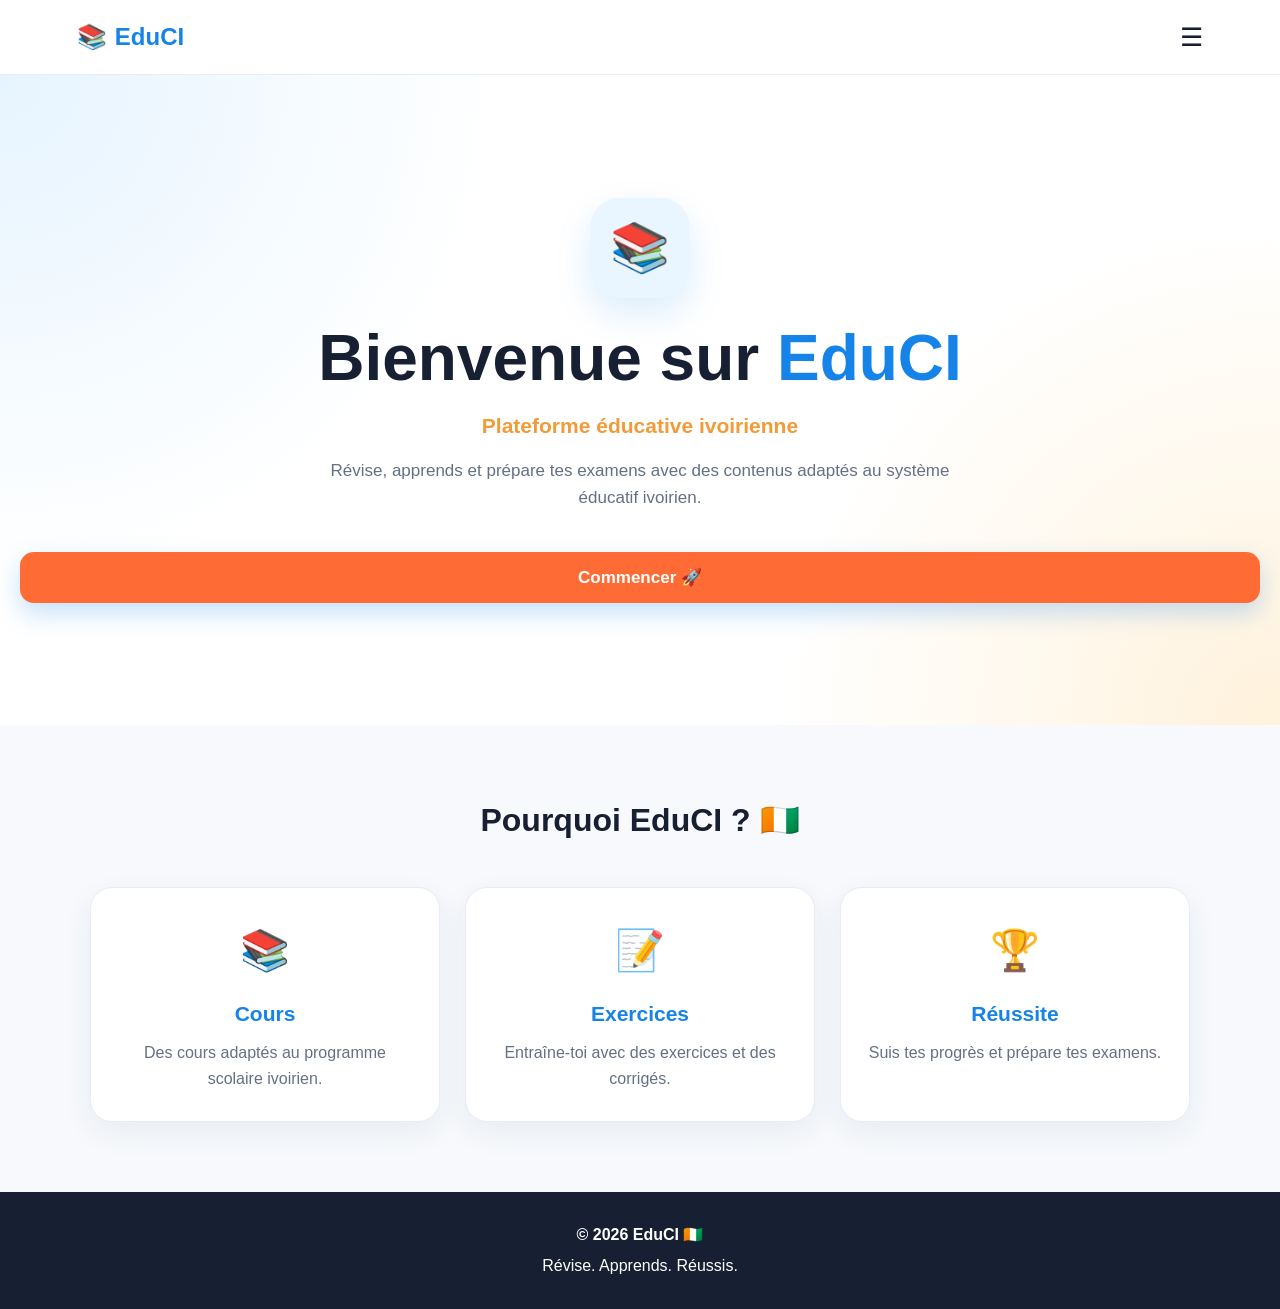
<file: index.html>
<!DOCTYPE html>
<html lang="fr">
<head>
    <meta charset="UTF-8">
    <meta name="viewport" content="width=device-width, initial-scale=1.0">

    <title>EduCI - Plateforme éducative ivoirienne</title>

    <link rel="stylesheet" href="style.css">
</head>

<body>

    <header class="navbar">
        <div class="logo">
            📚 <span>EduCI</span>
        </div>

        <button class="menu-btn" aria-label="Ouvrir le menu">
            ☰
        </button>
    </header>


    <main class="accueil">

        <section class="hero">

            <div class="logo-grand">
                📚
            </div>

            <h1>Bienvenue sur <span>EduCI</span></h1>

            <p class="sous-titre">
                Plateforme éducative ivoirienne
            </p>

            <p class="description">
                Révise, apprends et prépare tes examens
                avec des contenus adaptés au système éducatif ivoirien.
            </p>

            <button class="bouton-principal" id="commencer">
                Commencer 🚀
            </button>

        </section>


        <section class="presentation">

            <h2>Pourquoi EduCI ? 🇨🇮</h2>

            <div class="cartes">

                <div class="carte">
                    <div class="icone">📚</div>
                    <h3>Cours</h3>
                    <p>
                        Des cours adaptés au programme scolaire ivoirien.
                    </p>
                </div>

                <div class="carte">
                    <div class="icone">📝</div>
                    <h3>Exercices</h3>
                    <p>
                        Entraîne-toi avec des exercices et des corrigés.
                    </p>
                </div>

                <div class="carte">
                    <div class="icone">🏆</div>
                    <h3>Réussite</h3>
                    <p>
                        Suis tes progrès et prépare tes examens.
                    </p>
                </div>

            </div>

        </section>

    </main>


    <footer>
        <p>© 2026 EduCI 🇨🇮</p>
        <p>Révise. Apprends. Réussis.</p>
    </footer>


    <script src="script.js"></script>

</body>
</html>
</file>
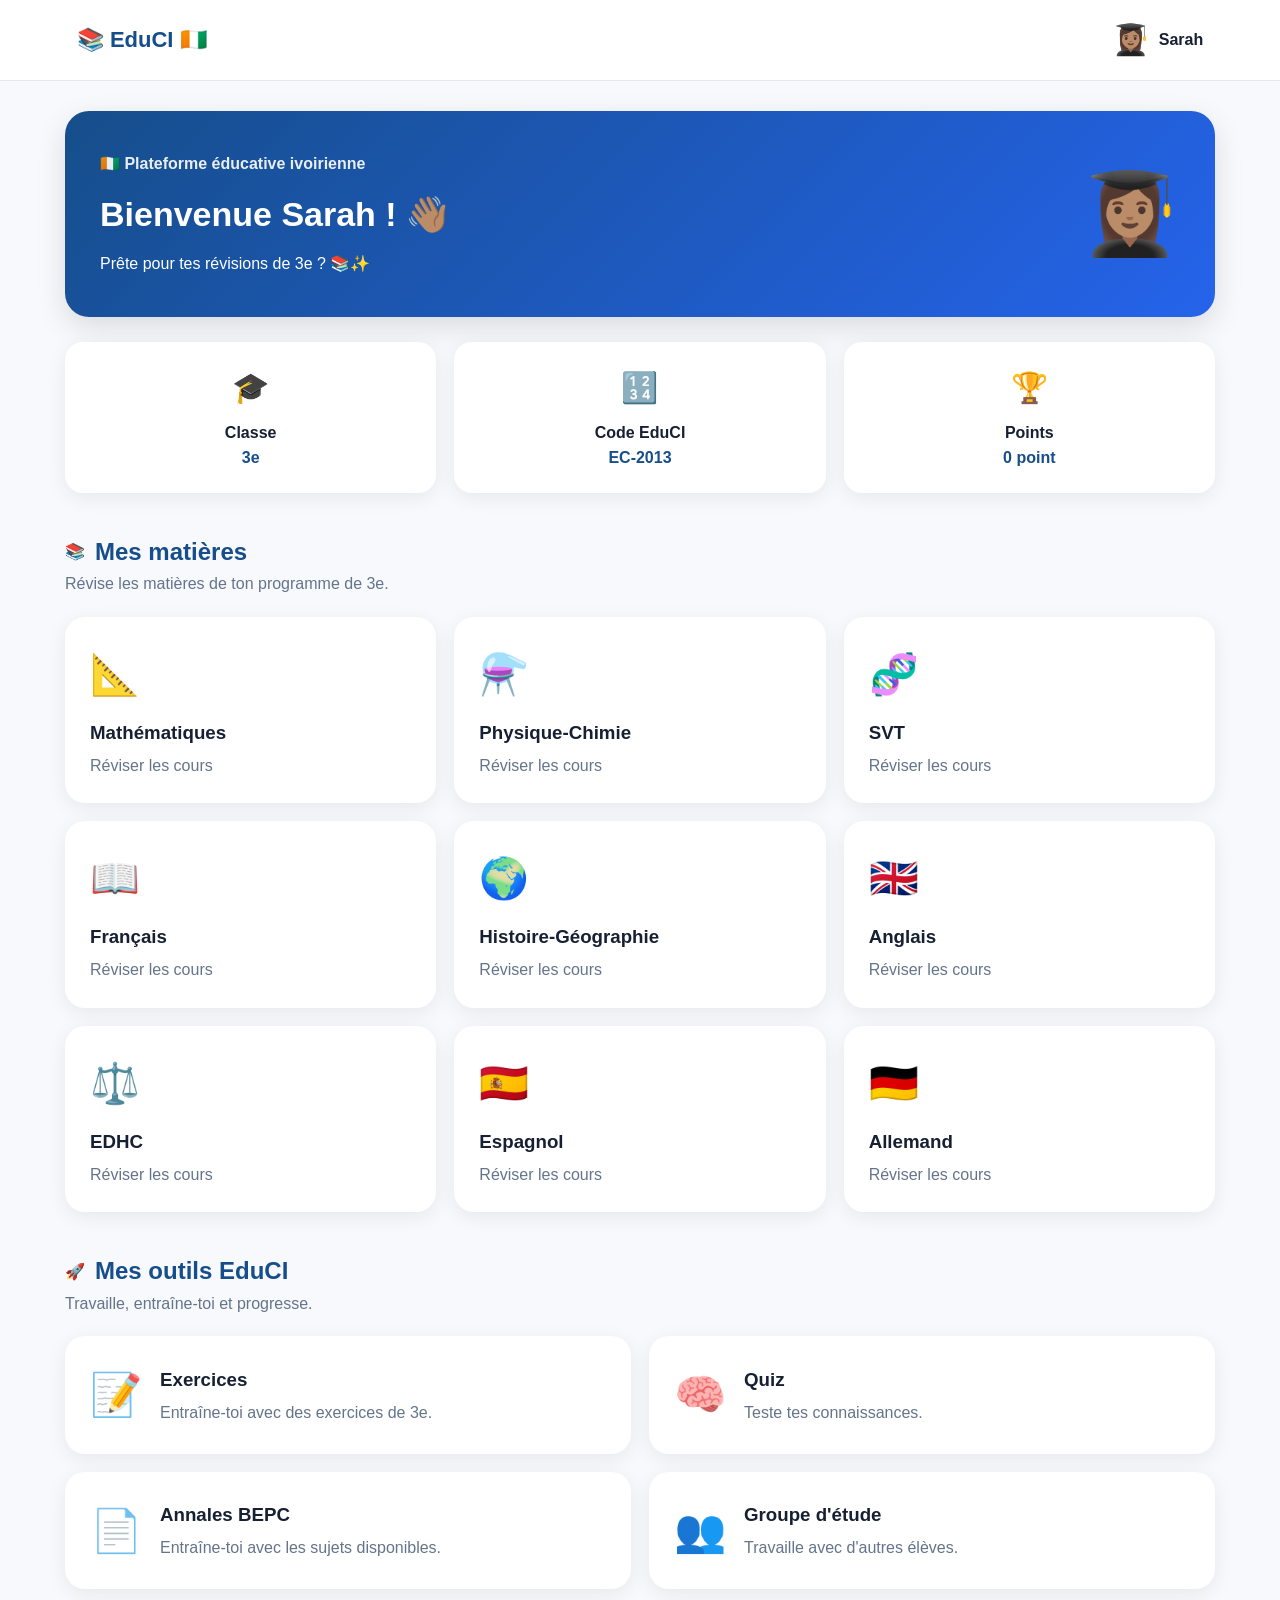
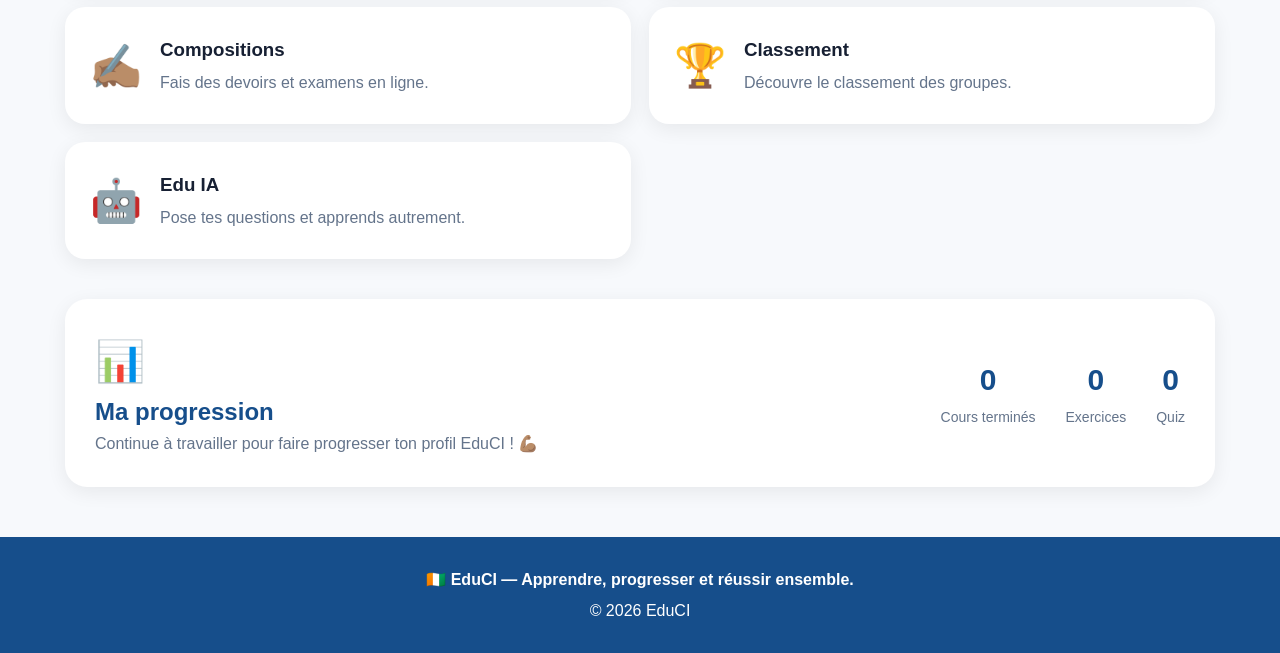
<file: espace-3e.html>
<!DOCTYPE html>
<html lang="fr">

<head>
    <meta charset="UTF-8">
    <meta name="viewport" content="width=device-width, initial-scale=1.0">

    <title>Mon espace - EduCI</title>

    <link rel="stylesheet" href="style.css">
</head>

<body>

    <!-- BARRE DE NAVIGATION -->

    <header class="dashboard-navbar">

        <a href="index.html" class="dashboard-logo">
            📚 EduCI 🇨🇮
        </a>

        <div class="profil-mini">
            <span class="mini-avatar">👩🏽‍🎓</span>
            <span>Sarah</span>
        </div>

    </header>


    <!-- CONTENU PRINCIPAL -->

    <main class="dashboard">

        <!-- BIENVENUE -->

        <section class="welcome-card">

            <div>

                <p class="petit-titre">
                    🇨🇮 Plateforme éducative ivoirienne
                </p>

                <h1>
                    Bienvenue Sarah ! 👋🏽
                </h1>

                <p>
                    Prête pour tes révisions de 3e ?
                    📚✨
                </p>

            </div>

            <div class="welcome-avatar">
                👩🏽‍🎓
            </div>

        </section>


        <!-- INFORMATIONS DU PROFIL -->

        <section class="profile-info">

            <div class="info-box">
                <span>🎓</span>
                <strong>Classe</strong>
                <p>3e</p>
            </div>

            <div class="info-box">
                <span>🔢</span>
                <strong>Code EduCI</strong>
                <p>EC-2013</p>
            </div>

            <div class="info-box">
                <span>🏆</span>
                <strong>Points</strong>
                <p>0 point</p>
            </div>

        </section>


        <!-- MES MATIÈRES -->

        <section class="dashboard-section">

            <div class="section-title">

                <div>
                    <span>📚</span>
                    <h2>Mes matières</h2>
                </div>

                <p>
                    Révise les matières de ton programme de 3e.
                </p>

            </div>


            <div class="matiere-grid">

                <a href="math-3e.html" class="matiere-card">
                    <span>📐</span>
                    <h3>Mathématiques</h3>
                    <p>Réviser les cours</p>
                </a>

                <a href="#" class="matiere-card">
                    <span>⚗️</span>
                    <h3>Physique-Chimie</h3>
                    <p>Réviser les cours</p>
                </a>

                <a href="#" class="matiere-card">
                    <span>🧬</span>
                    <h3>SVT</h3>
                    <p>Réviser les cours</p>
                </a>

                <a href="#" class="matiere-card">
                    <span>📖</span>
                    <h3>Français</h3>
                    <p>Réviser les cours</p>
                </a>

                <a href="#" class="matiere-card">
                    <span>🌍</span>
                    <h3>Histoire-Géographie</h3>
                    <p>Réviser les cours</p>
                </a>

                <a href="#" class="matiere-card">
                    <span>🇬🇧</span>
                    <h3>Anglais</h3>
                    <p>Réviser les cours</p>
                </a>
        <a href="#" class="matiere-card"">
            <span>⚖️</span>
            <h3>EDHC</h3>
            <p>Réviser les cours</p>
        </a>

        <a href="#" class="matiere-card"">
            <span>🇪🇸</span>
            <h3>Espagnol</h3>
            <p>Réviser les cours</p>
        </a>

        <a href="#" class="matiere-card"">
            <span>🇩🇪</span>
            <h3>Allemand</h3>
            <p>Réviser les cours</p>
        </a>
            </div>

        </section>


        <!-- GRANDES FONCTIONNALITÉS -->

        <section class="dashboard-section">

            <div class="section-title">

                <div>
                    <span>🚀</span>
                    <h2>Mes outils EduCI</h2>
                </div>

                <p>
                    Travaille, entraîne-toi et progresse.
                </p>

            </div>


            <div class="outil-grid">

                <a href="#" class="outil-card exercices">

                    <span>📝</span>

                    <div>
                        <h3>Exercices</h3>
                        <p>
                            Entraîne-toi avec des exercices de 3e.
                        </p>
                    </div>

                </a>


                <a href="#" class="outil-card quiz">

                    <span>🧠</span>

                    <div>
                        <h3>Quiz</h3>
                        <p>
                            Teste tes connaissances.
                        </p>
                    </div>

                </a>


                <a href="#" class="outil-card annales">

                    <span>📄</span>

                    <div>
                        <h3>Annales BEPC</h3>
                        <p>
                            Entraîne-toi avec les sujets disponibles.
                        </p>
                    </div>

                </a>


                <a href="#" class="outil-card groupe">

                    <span>👥</span>

                    <div>
                        <h3>Groupe d'étude</h3>
                        <p>
                            Travaille avec d'autres élèves.
                        </p>
                    </div>

                </a>


                <a href="#" class="outil-card composition">

                    <span>✍🏽</span>

                    <div>
                        <h3>Compositions</h3>
                        <p>
                            Fais des devoirs et examens en ligne.
                        </p>
                    </div>

                </a>


                <a href="#" class="outil-card classement">

                    <span>🏆</span>

                    <div>
                        <h3>Classement</h3>
                        <p>
                            Découvre le classement des groupes.
                        </p>
                    </div>

                </a>


                <a href="#" class="outil-card edu-ia">

                    <span>🤖</span>

                    <div>
                        <h3>Edu IA</h3>
                        <p>
                            Pose tes questions et apprends autrement.
                        </p>
                    </div>

                </a>

            </div>

        </section>


        <!-- PROGRESSION -->

        <section class="progression-card">

            <div>

                <span class="progression-icon">
                    📊
                </span>

                <h2>Ma progression</h2>

                <p>
                    Continue à travailler pour faire progresser
                    ton profil EduCI ! 💪🏽
                </p>

            </div>


            <div class="progression-stats">

                <div>
                    <strong>0</strong>
                    <span>Cours terminés</span>
                </div>

                <div>
                    <strong>0</strong>
                    <span>Exercices</span>
                </div>

                <div>
                    <strong>0</strong>
                    <span>Quiz</span>
                </div>

            </div>

        </section>

    </main>


    <!-- PIED DE PAGE -->

    <footer class="dashboard-footer">

        <p>
            🇨🇮 EduCI — Apprendre, progresser et réussir ensemble.
        </p>

        <p>
            © 2026 EduCI
        </p>

    </footer>

</body> 

  </html>
</file>
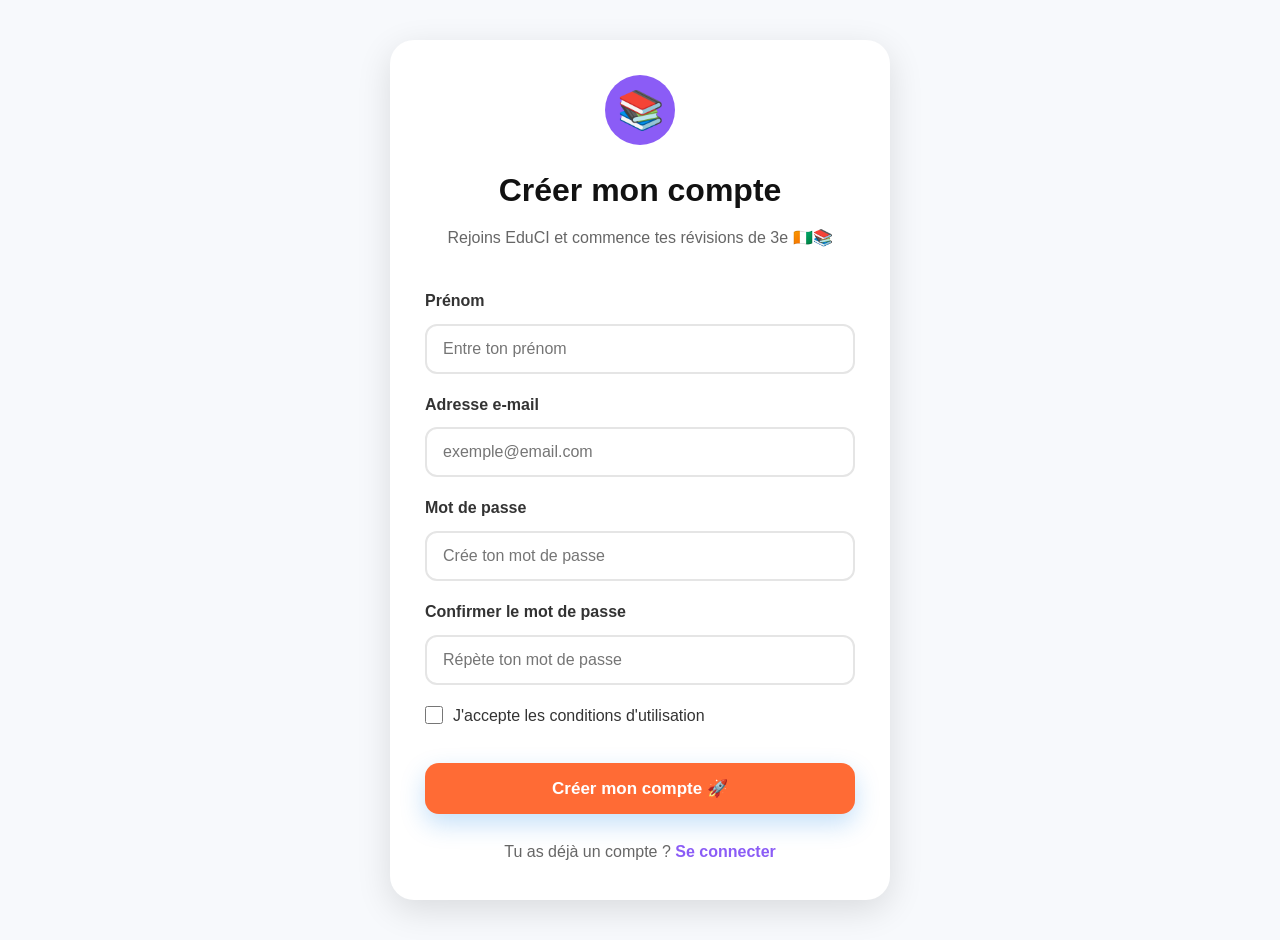
<file: inscription.html>
<!DOCTYPE html>
<html lang="fr">
<head>
    <meta charset="UTF-8">
    <meta name="viewport" content="width=device-width, initial-scale=1.0">

    <title>Créer mon compte - EduCI</title>

    <link rel="stylesheet" href="style.css">
</head>

<body>

    <main class="page-inscription">

        <div class="inscription-container">

            <div class="logo-inscription">
                📚
            </div>

            <h1>Créer mon compte</h1>

            <p class="texte-intro">
                Rejoins EduCI et commence tes révisions de 3e 🇨🇮📚
            </p>


            <form id="formInscription">

                <label for="prenom">Prénom</label>

                <input
                    type="text"
                    id="prenom"
                    placeholder="Entre ton prénom"
                    required
                >


                <label for="email">Adresse e-mail</label>

                <input
                    type="email"
                    id="email"
                    placeholder="exemple@email.com"
                    required
                >


                <label for="motDePasse">Mot de passe</label>

                <input
                    type="password"
                    id="motDePasse"
                    placeholder="Crée ton mot de passe"
                    required
                >


                <label for="confirmation">
                    Confirmer le mot de passe
                </label>

                <input
                    type="password"
                    id="confirmation"
                    placeholder="Répète ton mot de passe"
                    required
                >


                <label class="conditions">

                    <input
                        type="checkbox"
                        id="conditions"
                        required
                    >

                    <span>
                        J'accepte les conditions d'utilisation
                    </span>

                </label>


                <button type="submit" class="bouton-principal">
                    Créer mon compte 🚀
                </button>

            </form>


            <p class="connexion-link">
                Tu as déjà un compte ?
                <a href="#">Se connecter</a>
            </p>

        </div>

    </main>
<script>
    const formulaire = document.getElementById("formInscription");

    formulaire.addEventListener("submit", function(event) {
        event.preventDefault();

        const motDePasse =
            document.getElementById("motDePasse").value;

        const confirmation =
            document.getElementById("confirmation").value;

        if (motDePasse !== confirmation) {
            alert("Les deux mots de passe ne correspondent pas. 🔐");
            return;
        }

        window.location.href = "profil.html";
    });
</script>
</body>
</html>
</file>
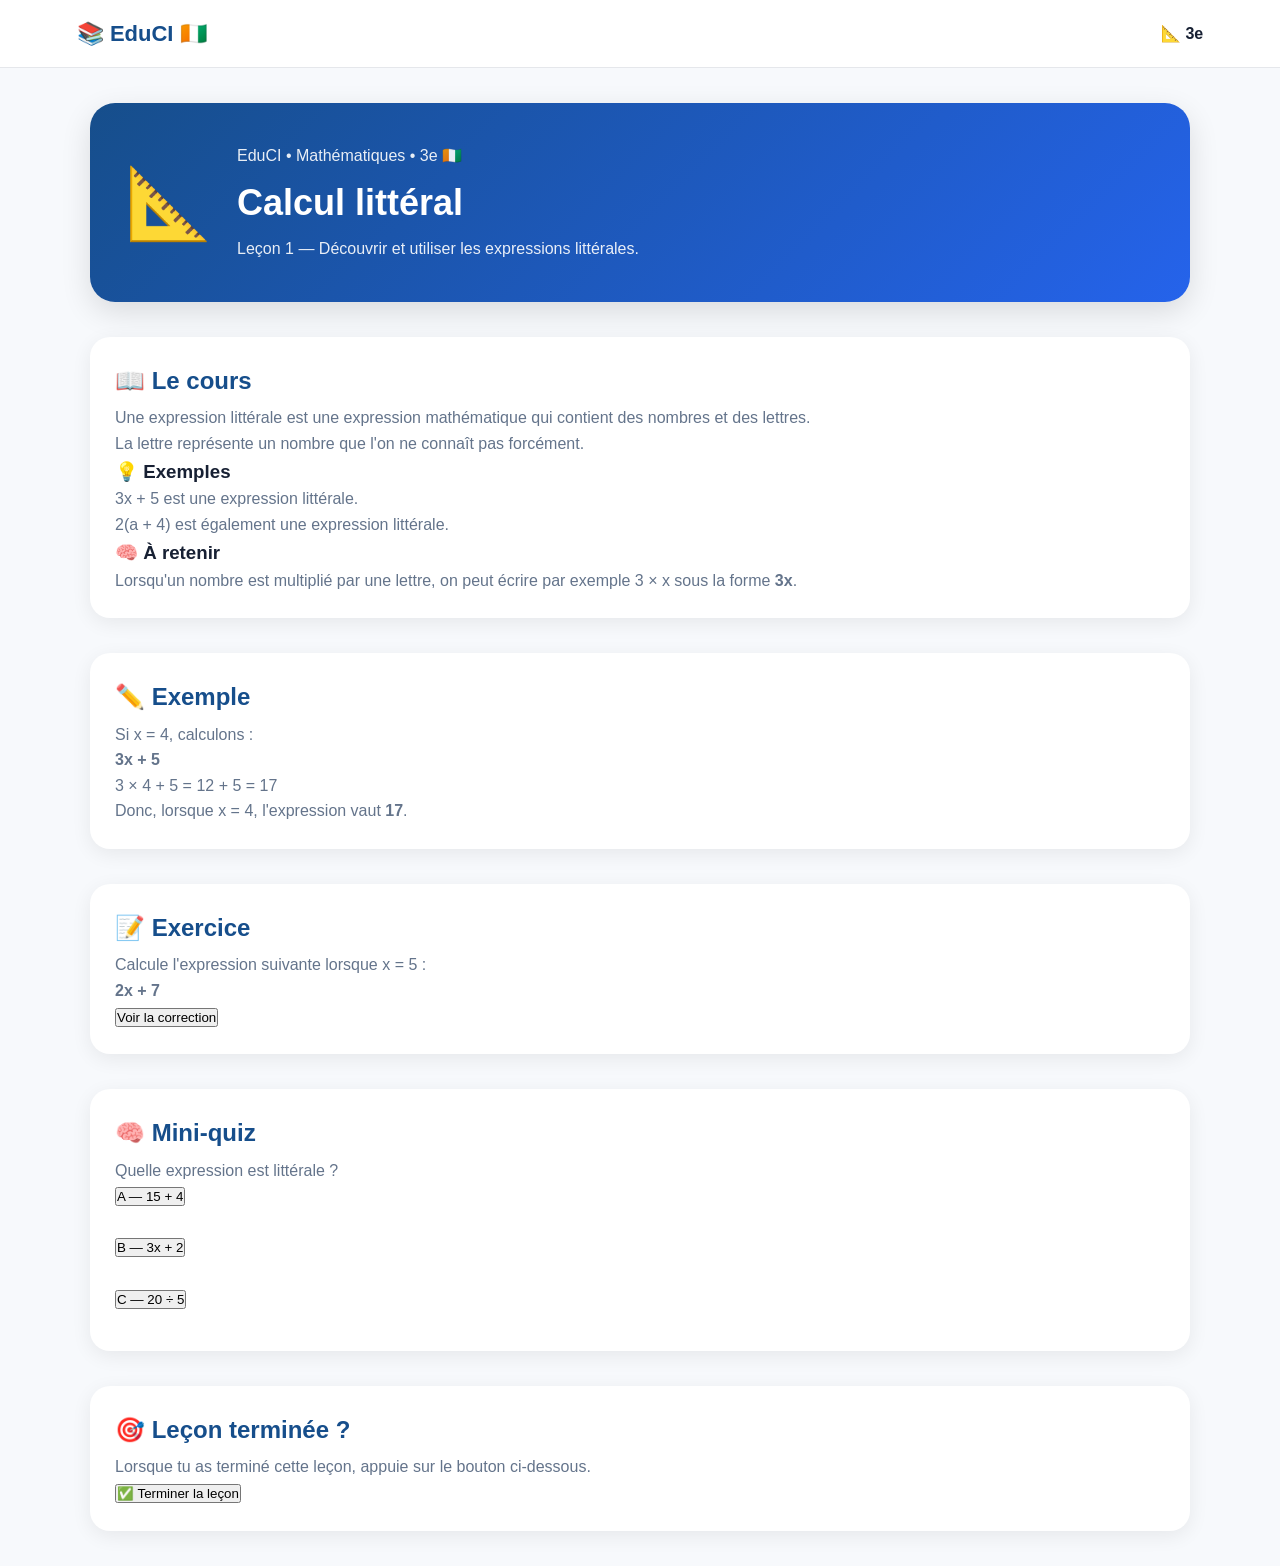
<file: lecon1-maths.html>
<!DOCTYPE html>
<html lang="fr">

<head>
    <meta charset="UTF-8">

    <meta name="viewport"
          content="width=device-width, initial-scale=1.0">

    <title>Calcul littéral - EduCI</title>

    <link rel="stylesheet" href="style.css">
</head>

<body>

    <header class="dashboard-navbar">

        <a href="math-3e.html" class="dashboard-logo">
            📚 EduCI 🇨🇮
        </a>

        <div class="profil-mini">
            📐 3e
        </div>

    </header>


    <main class="cours-page">

        <!-- EN-TÊTE -->

        <section class="cours-header">

            <span class="cours-icon">📐</span>

            <div>

                <p>EduCI • Mathématiques • 3e 🇨🇮</p>

                <h1>Calcul littéral</h1>

                <p>
                    Leçon 1 — Découvrir et utiliser
                    les expressions littérales.
                </p>

            </div>

        </section>


        <!-- COURS -->

        <section class="revision-card">

            <div>

                <h2>📖 Le cours</h2>

                <p>
                    Une expression littérale est une expression
                    mathématique qui contient des nombres et
                    des lettres.
                </p>

                <p>
                    La lettre représente un nombre que l'on ne
                    connaît pas forcément.
                </p>

                <h3>💡 Exemples</h3>

                <p>
                    3x + 5 est une expression littérale.
                </p>

                <p>
                    2(a + 4) est également une expression
                    littérale.
                </p>

                <h3>🧠 À retenir</h3>

                <p>
                    Lorsqu'un nombre est multiplié par une lettre,
                    on peut écrire par exemple 3 × x sous la forme
                    <strong>3x</strong>.
                </p>

            </div>

        </section>


        <!-- EXEMPLE -->

        <section class="revision-card">

            <div>

                <h2>✏️ Exemple</h2>

                <p>
                    Si x = 4, calculons :
                </p>

                <p>
                    <strong>3x + 5</strong>
                </p>

                <p>
                    3 × 4 + 5 = 12 + 5 = 17
                </p>

                <p>
                    Donc, lorsque x = 4, l'expression
                    vaut <strong>17</strong>.
                </p>

            </div>

        </section>


        <!-- EXERCICES -->

        <section class="revision-card">

            <div>

                <h2>📝 Exercice</h2>

                <p>
                    Calcule l'expression suivante lorsque
                    x = 5 :
                </p>

                <p>
                    <strong>2x + 7</strong>
                </p>

                <button
                    class="bouton-edu"
                    onclick="afficherReponse()">
                    Voir la correction
                </button>

                <p id="correction"
                   style="display:none; margin-top:15px;">

                    ✅ Correction :
                    2 × 5 + 7 = 10 + 7 = 17.
                    <br>
                    <strong>Réponse : 17</strong>

                </p>

            </div>

        </section>


        <!-- QUIZ -->

        <section class="revision-card">

            <div>

                <h2>🧠 Mini-quiz</h2>

                <p>
                    Quelle expression est littérale ?
                </p>

                <button
                    class="bouton-edu"
                    onclick="repondreQuiz('a')">
                    A — 15 + 4
                </button>

                <br><br>

                <button
                    class="bouton-edu"
                    onclick="repondreQuiz('b')">
                    B — 3x + 2
                </button>

                <br><br>

                <button
                    class="bouton-edu"
                    onclick="repondreQuiz('c')">
                    C — 20 ÷ 5
                </button>

                <p id="resultatQuiz"
                   style="margin-top:15px;">
                </p>

            </div>

        </section>


        <!-- TERMINER -->

        <section class="revision-card">

            <div>

                <h2>🎯 Leçon terminée ?</h2>

                <p>
                    Lorsque tu as terminé cette leçon,
                    appuie sur le bouton ci-dessous.
                </p>

                <button
                    class="bouton-edu"
                    onclick="terminerLecon()">

                    ✅ Terminer la leçon

                </button>

            </div>

        </section>

    </main>


    <script>

        function afficherReponse() {

            document.getElementById("correction")
                .style.display = "block";

        }


        function repondreQuiz(reponse) {

            const resultat =
                document.getElementById("resultatQuiz");

            if (reponse === "b") {

                resultat.innerHTML =
                    "🎉 Bonne réponse ! 3x + 2 est une expression littérale.";

            } else {

                resultat.innerHTML =
                    "❌ Pas tout à fait. Essaie encore !";

            }

        }


        function terminerLecon() {

            localStorage.setItem(
                "maths3e_lecon1",
                "terminee"
            );

            alert(
                "🎉 Bravo ! La leçon 1 est terminée !"
            );

        }

    </script>

</body>

</html>
</file>
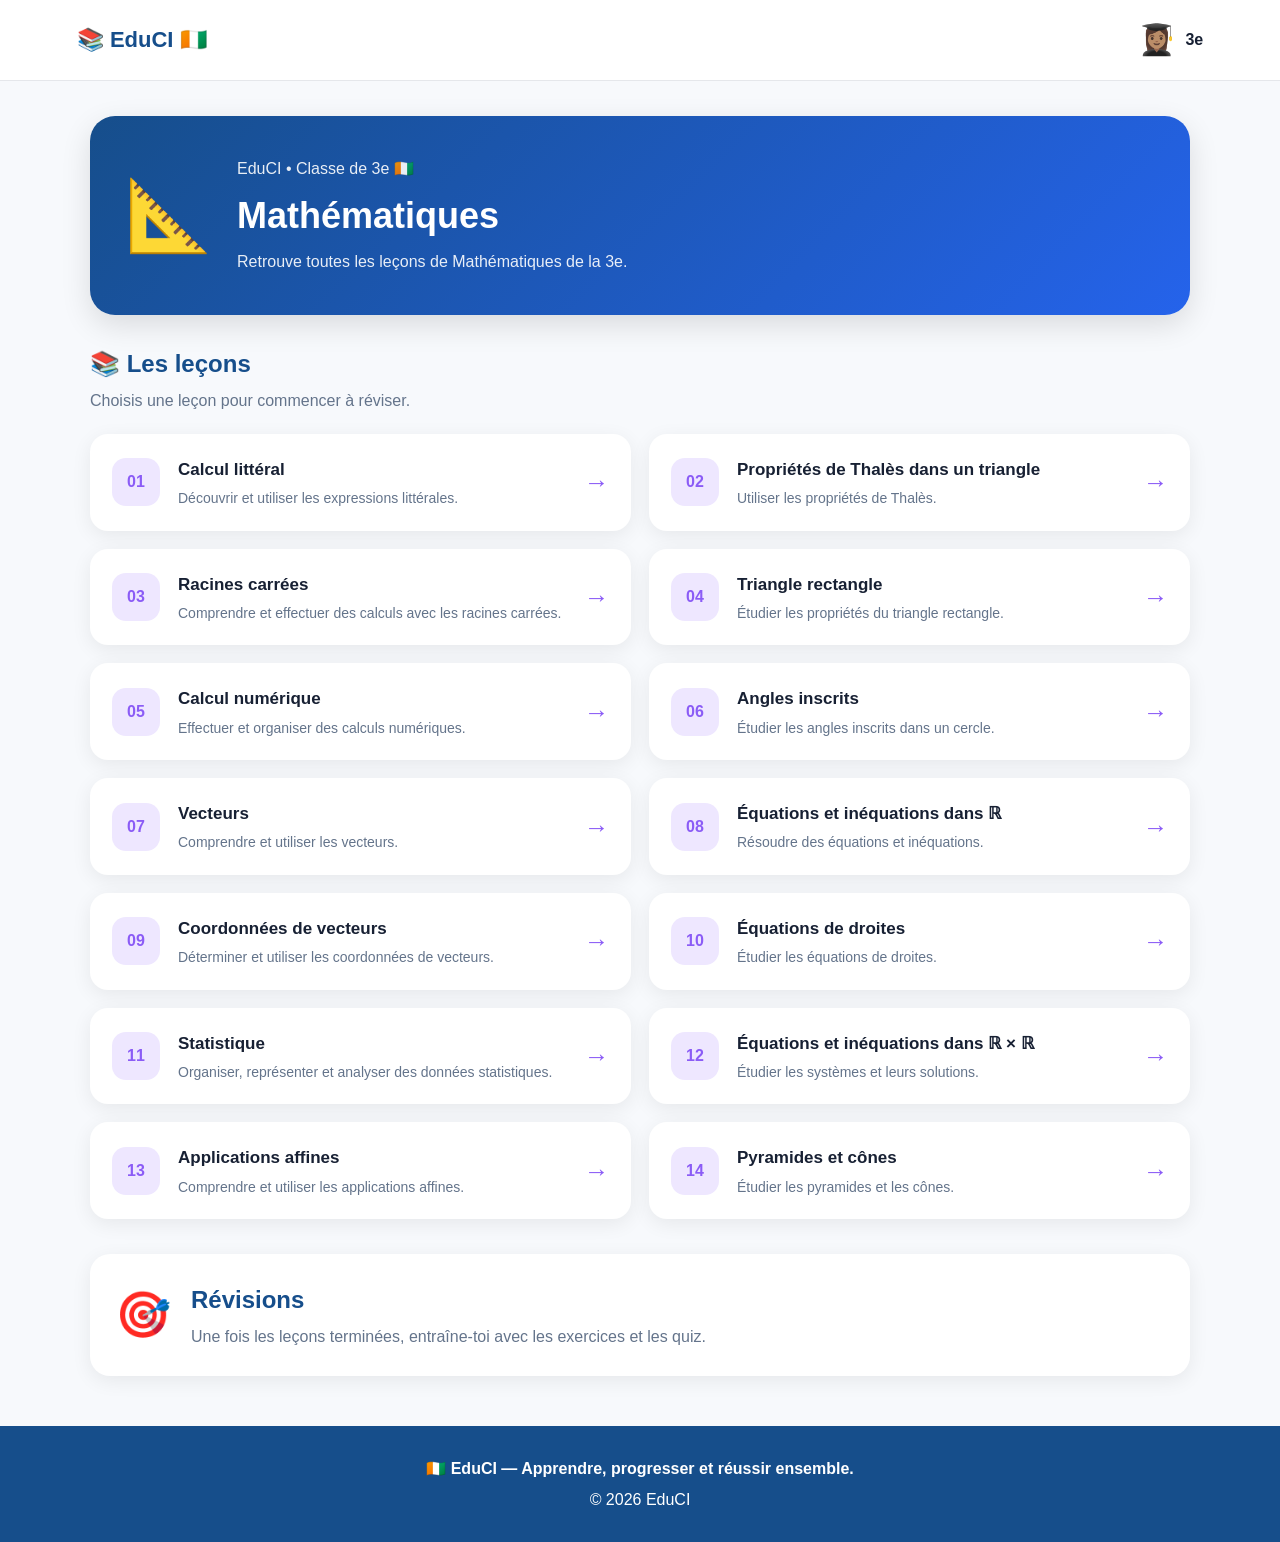
<file: math-3e.html>
<!DOCTYPE html>
<html lang="fr">

<head>
    <meta charset="UTF-8">
    <meta name="viewport" content="width=device-width, initial-scale=1.0">

    <title>Mathématiques 3e - EduCI</title>

    <link rel="stylesheet" href="style.css">
</head>

<body>

    <header class="dashboard-navbar">

        <a href="espace-3e.html" class="dashboard-logo">
            📚 EduCI 🇨🇮
        </a>

        <div class="profil-mini">
            <span class="mini-avatar">👩🏽‍🎓</span>
            <span>3e</span>
        </div>

    </header>


    <main class="cours-page">

        <section class="cours-header">

            <span class="cours-icon">📐</span>

            <div>
                <p>EduCI • Classe de 3e 🇨🇮</p>

                <h1>Mathématiques</h1>

                <p>
                    Retrouve toutes les leçons de Mathématiques
                    de la 3e.
                </p>
            </div>

        </section>


        <section class="lecons-section">

            <div class="lecons-title">

                <h2>📚 Les leçons</h2>

                <p>
                    Choisis une leçon pour commencer à réviser.
                </p>

            </div>


            <div class="lecons-grid">


                <!-- LEÇON 1 -->

                <a href="lecon1-maths.html" class="lecon-card">

                    <span class="numero-lecon">01</span>

                    <div>
                        <h3>Calcul littéral</h3>

                        <p>
                            Découvrir et utiliser les expressions
                            littérales.
                        </p>
                    </div>

                    <span class="fleche">→</span>

                </a>


                <!-- LEÇON 2 -->

                <a href="#" class="lecon-card">

                    <span class="numero-lecon">02</span>

                    <div>
                        <h3>
                            Propriétés de Thalès dans un triangle
                        </h3>

                        <p>
                            Utiliser les propriétés de Thalès.
                        </p>
                    </div>

                    <span class="fleche">→</span>

                </a>


                <!-- LEÇON 3 -->

                <a href="#" class="lecon-card">

                    <span class="numero-lecon">03</span>

                    <div>
                        <h3>Racines carrées</h3>

                        <p>
                            Comprendre et effectuer des calculs
                            avec les racines carrées.
                        </p>
                    </div>

                    <span class="fleche">→</span>

                </a>


                <!-- LEÇON 4 -->

                <a href="#" class="lecon-card">

                    <span class="numero-lecon">04</span>

                    <div>
                        <h3>Triangle rectangle</h3>

                        <p>
                            Étudier les propriétés du triangle
                            rectangle.
                        </p>
                    </div>

                    <span class="fleche">→</span>

                </a>


                <!-- LEÇON 5 -->

                <a href="#" class="lecon-card">

                    <span class="numero-lecon">05</span>

                    <div>
                        <h3>Calcul numérique</h3>

                        <p>
                            Effectuer et organiser des calculs
                            numériques.
                        </p>
                    </div>

                    <span class="fleche">→</span>

                </a>


                <!-- LEÇON 6 -->

                <a href="#" class="lecon-card">

                    <span class="numero-lecon">06</span>

                    <div>
                        <h3>Angles inscrits</h3>

                        <p>
                            Étudier les angles inscrits dans
                            un cercle.
                        </p>
                    </div>

                    <span class="fleche">→</span>

                </a>


                <!-- LEÇON 7 -->

                <a href="#" class="lecon-card">

                    <span class="numero-lecon">07</span>

                    <div>
                        <h3>Vecteurs</h3>

                        <p>
                            Comprendre et utiliser les vecteurs.
                        </p>
                    </div>

                    <span class="fleche">→</span>

                </a>


                <!-- LEÇON 8 -->

                <a href="#" class="lecon-card">

                    <span class="numero-lecon">08</span>

                    <div>
                        <h3>
                            Équations et inéquations dans ℝ
                        </h3>

                        <p>
                            Résoudre des équations et inéquations.
                        </p>
                    </div>

                    <span class="fleche">→</span>

                </a>


                <!-- LEÇON 9 -->

                <a href="#" class="lecon-card">

                    <span class="numero-lecon">09</span>

                    <div>
                        <h3>Coordonnées de vecteurs</h3>

                        <p>
                            Déterminer et utiliser les coordonnées
                            de vecteurs.
                        </p>
                    </div>

                    <span class="fleche">→</span>

                </a>


                <!-- LEÇON 10 -->

                <a href="#" class="lecon-card">

                    <span class="numero-lecon">10</span>

                    <div>
                        <h3>Équations de droites</h3>

                        <p>
                            Étudier les équations de droites.
                        </p>
                    </div>

                    <span class="fleche">→</span>

                </a>


                <!-- LEÇON 11 -->

                <a href="#" class="lecon-card">

                    <span class="numero-lecon">11</span>

                    <div>
                        <h3>Statistique</h3>

                        <p>
                            Organiser, représenter et analyser
                            des données statistiques.
                        </p>
                    </div>

                    <span class="fleche">→</span>

                </a>


                <!-- LEÇON 12 -->

                <a href="#" class="lecon-card">

                    <span class="numero-lecon">12</span>

                    <div>
                        <h3>
                            Équations et inéquations dans ℝ × ℝ
                        </h3>

                        <p>
                            Étudier les systèmes et leurs solutions.
                        </p>
                    </div>

                    <span class="fleche">→</span>

                </a>


                <!-- LEÇON 13 -->

                <a href="#" class="lecon-card">

                    <span class="numero-lecon">13</span>

                    <div>
                        <h3>Applications affines</h3>

                        <p>
                            Comprendre et utiliser les applications
                            affines.
                        </p>
                    </div>

                    <span class="fleche">→</span>

                </a>


                <!-- LEÇON 14 -->

                <a href="#" class="lecon-card">

                    <span class="numero-lecon">14</span>

                    <div>
                        <h3>Pyramides et cônes</h3>

                        <p>
                            Étudier les pyramides et les cônes.
                        </p>
                    </div>

                    <span class="fleche">→</span>

                </a>

            </div>

        </section>


        <section class="revision-card">

            <span>🎯</span>

            <div>

                <h2>Révisions</h2>

                <p>
                    Une fois les leçons terminées,
                    entraîne-toi avec les exercices et les quiz.
                </p>

            </div>

        </section>

    </main>


    <footer class="dashboard-footer">

        <p>
            🇨🇮 EduCI — Apprendre, progresser et réussir ensemble.
        </p>

        <p>
            © 2026 EduCI
        </p>

    </footer>

</body>

              </html>
</file>
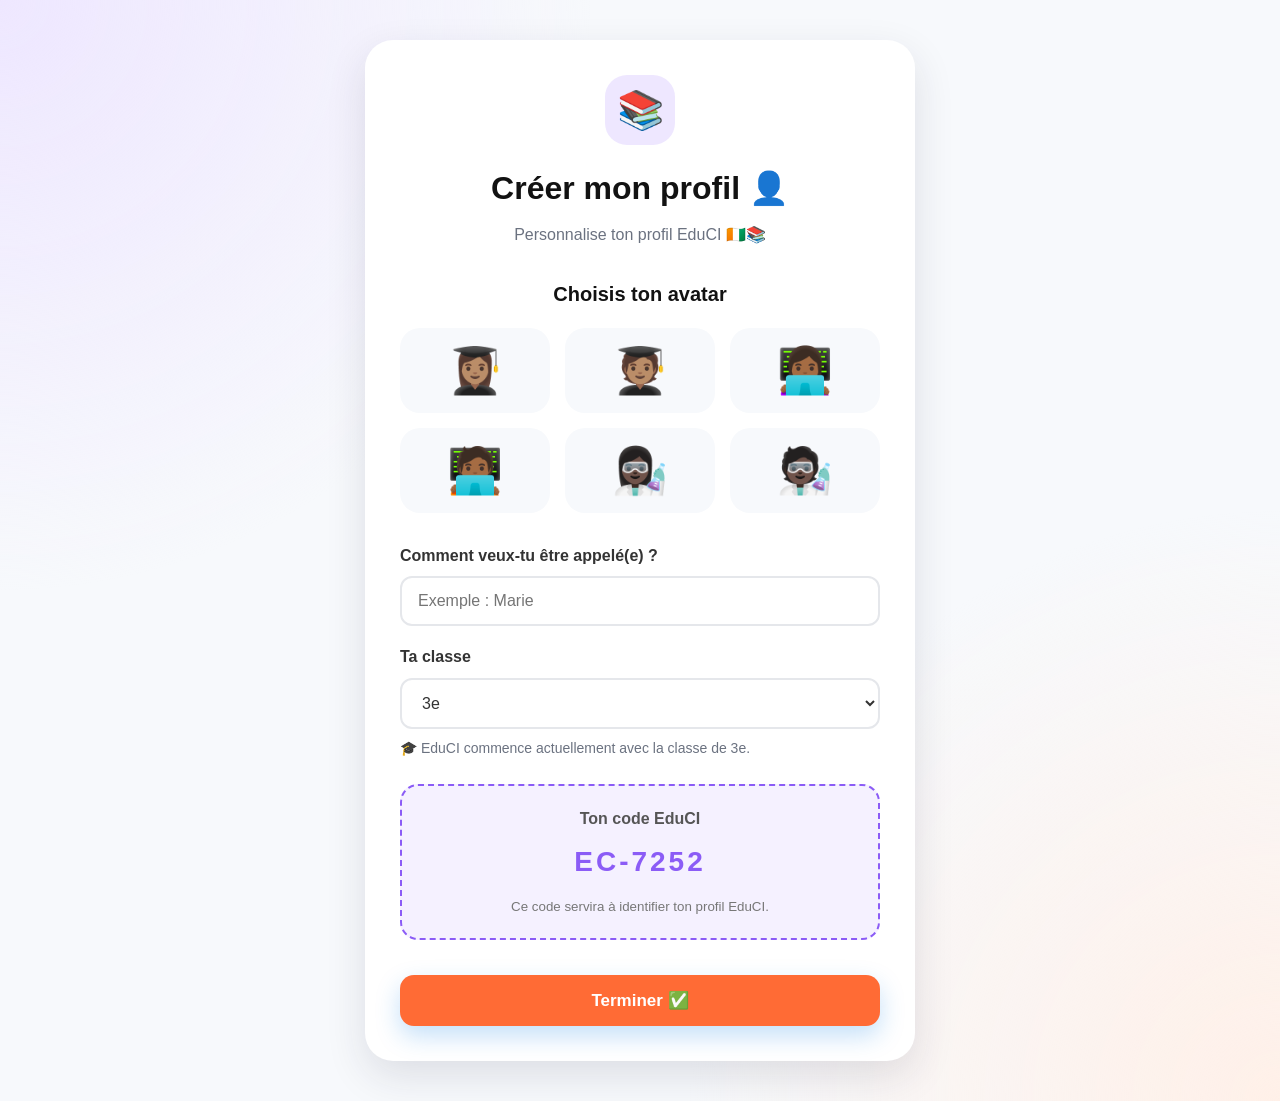
<file: profil.html>
<!DOCTYPE html>
<html lang="fr">
<head>
    <meta charset="UTF-8">
    <meta name="viewport" content="width=device-width, initial-scale=1.0">

    <title>Créer mon profil - EduCI</title>

    <link rel="stylesheet" href="style.css">
</head>

<body>

    <main class="page-profil">

        <div class="profil-container">

            <div class="logo-profil">
                📚
            </div>

            <h1>Créer mon profil 👤</h1>

            <p class="profil-intro">
                Personnalise ton profil EduCI 🇨🇮📚
            </p>


            <!-- AVATARS -->

            <h2>Choisis ton avatar</h2>

            <div class="avatars">

                <button type="button" class="avatar" data-avatar="👩🏽‍🎓">
                    👩🏽‍🎓
                </button>

                <button type="button" class="avatar" data-avatar="🧑🏽‍🎓">
                    🧑🏽‍🎓
                </button>

                <button type="button" class="avatar" data-avatar="👩🏾‍💻">
                    👩🏾‍💻
                </button>

                <button type="button" class="avatar" data-avatar="🧑🏾‍💻">
                    🧑🏾‍💻
                </button>

                <button type="button" class="avatar" data-avatar="👩🏿‍🔬">
                    👩🏿‍🔬
                </button>

                <button type="button" class="avatar" data-avatar="🧑🏿‍🔬">
                    🧑🏿‍🔬
                </button>

            </div>


            <!-- NOM D'AFFICHAGE -->

            <label for="nomProfil">
                Comment veux-tu être appelé(e) ?
            </label>

            <input
                type="text"
                id="nomProfil"
                placeholder="Exemple : Marie"
                maxlength="20"
            >


            <!-- CLASSE -->

            <label for="classe">
                Ta classe
            </label>

            <select id="classe" disabled>

                <option value="3e">
                    3e
                </option>

            </select>

            <p class="information-classe">
                🎓 EduCI commence actuellement avec la classe de 3e.
            </p>


            <!-- CODE EDUCI -->

            <div class="code-box">

                <p>Ton code EduCI</p>

                <strong id="codeEduCI">
                    Génération...
                </strong>

                <small>
                    Ce code servira à identifier ton profil EduCI.
                </small>

            </div>


            <!-- TERMINER -->

            <button
                type="button"
                id="terminerProfil"
                class="bouton-principal"
            >
                Terminer ✅
            </button>

        </div>

    </main>


    <script>

        // Avatar sélectionné
        const avatars = document.querySelectorAll(".avatar");

        avatars.forEach(function (avatar) {

            avatar.addEventListener("click", function () {

                avatars.forEach(function (a) {
                    a.classList.remove("avatar-selectionne");
                });

                avatar.classList.add("avatar-selectionne");

            });

        });


        // Génération d'un code EduCI
        function genererCode() {

            const nombre =
                Math.floor(1000 + Math.random() * 9000);

            return "EC-" + nombre;

        }

        document.getElementById("codeEduCI").textContent =
            genererCode();


        // Bouton Terminer
        document
            .getElementById("terminerProfil")
            .addEventListener("click", function () {

                const nom =
                    document.getElementById("nomProfil").value.trim();

                if (nom === "") {

                    alert("Entre ton nom d'affichage 😊");

                    return;

                }

                alert(
                    "Profil créé avec succès ! 🎉🇨🇮"
                );
window.location.href = "espace-3e.html";
            });

    </script>

</body>
</html>
</file>
<file: style.css>
/* =========================================
   EduCI - Styles de la page d'accueil
   ========================================= */

/* ---------- Réglages généraux ---------- */

* {
    margin: 0;
    padding: 0;
    box-sizing: border-box;
}

html {
    scroll-behavior: smooth;
}

body {
    font-family: Arial, Helvetica, sans-serif;
    background: #f7f9fc;
    color: #172033;
    line-height: 1.6;
}


/* ---------- Barre de navigation ---------- */

.navbar {
    width: 100%;
    padding: 18px 6%;
    display: flex;
    justify-content: space-between;
    align-items: center;
    background: #ffffff;
    border-bottom: 1px solid #e8edf5;
    position: sticky;
    top: 0;
    z-index: 1000;
}

.logo {
    display: flex;
    align-items: center;
    gap: 8px;
    font-size: 24px;
    font-weight: 800;
    color: #1683e8;
}

.logo span {
    color: #1683e8;
}

.menu-btn {
    border: none;
    background: transparent;
    font-size: 26px;
    cursor: pointer;
    color: #172033;
}


/* ---------- Section principale ---------- */

.accueil {
    min-height: calc(100vh - 75px);
}

.hero {
    min-height: 650px;
    padding: 80px 20px;
    display: flex;
    flex-direction: column;
    justify-content: center;
    align-items: center;
    text-align: center;

    background:
        radial-gradient(circle at top left, #e6f4ff 0%, transparent 35%),
        radial-gradient(circle at bottom right, #fff2dc 0%, transparent 35%),
        #ffffff;
}

.logo-grand {
    width: 100px;
    height: 100px;
    border-radius: 30px;
    display: flex;
    align-items: center;
    justify-content: center;
    font-size: 48px;
    background: #e9f5ff;
    box-shadow: 0 15px 35px rgba(22, 131, 232, 0.15);
    margin-bottom: 25px;
}

.hero h1 {
    font-size: clamp(34px, 7vw, 64px);
    line-height: 1.1;
    margin-bottom: 15px;
    color: #172033;
}

.hero h1 span {
    color: #1683e8;
}

.sous-titre {
    font-size: 21px;
    font-weight: 700;
    color: #f29b38;
    margin-bottom: 15px;
}

.description {
    max-width: 650px;
    font-size: 17px;
    color: #657085;
    margin-bottom: 30px;
}


/* ---------- Bouton principal ---------- */

.bouton-principal {
    border: none;
    padding: 16px 32px;
    border-radius: 14px;
    background: #1683e8;
    color: #ffffff;
    font-size: 17px;
    font-weight: 700;
    cursor: pointer;
    box-shadow: 0 10px 25px rgba(22, 131, 232, 0.25);
    transition: 0.25s ease;
}

.bouton-principal:hover {
    transform: translateY(-3px);
    box-shadow: 0 15px 30px rgba(22, 131, 232, 0.35);
}


/* ---------- Section Pourquoi EduCI ---------- */

.presentation {
    padding: 70px 6%;
    background: #f7f9fc;
    text-align: center;
}

.presentation h2 {
    font-size: 32px;
    margin-bottom: 40px;
    color: #172033;
}

.cartes {
    max-width: 1100px;
    margin: 0 auto;
    display: grid;
    grid-template-columns: repeat(3, 1fr);
    gap: 25px;
}

.carte {
    background: #ffffff;
    padding: 30px 25px;
    border-radius: 22px;
    border: 1px solid #e8edf5;
    box-shadow: 0 10px 30px rgba(30, 50, 80, 0.07);
    transition: 0.25s ease;
}

.carte:hover {
    transform: translateY(-6px);
}

.icone {
    font-size: 40px;
    margin-bottom: 15px;
}

.carte h3 {
    font-size: 21px;
    margin-bottom: 10px;
    color: #1683e8;
}

.carte p {
    color: #657085;
}


/* ---------- Pied de page ---------- */

footer {
    padding: 30px 20px;
    text-align: center;
    background: #172033;
    color: #ffffff;
}

footer p:first-child {
    font-weight: 700;
    margin-bottom: 5px;
}


/* ---------- Adaptation téléphone ---------- */

@media (max-width: 750px) {

    .navbar {
        padding: 15px 5%;
    }

    .hero {
        min-height: 580px;
        padding: 60px 20px;
    }

    .hero h1 {
        font-size: 38px;
    }

    .sous-titre {
        font-size: 18px;
    }

    .description {
        font-size: 16px;
    }

    .cartes {
        grid-template-columns: 1fr;
    }

    .presentation {
        padding: 55px 20px;
    }

    .presentation h2 {
        font-size: 27px;
    }
}
/* ========================================
   PAGE CRÉER MON COMPTE
   ======================================== */

.page-inscription {
    min-height: 100vh;
    display: flex;
    justify-content: center;
    align-items: center;
    padding: 40px 20px;
    box-sizing: border-box;
}

.inscription-container {
    width: 100%;
    max-width: 500px;
    padding: 35px;
    background: white;
    border-radius: 24px;
    box-shadow: 0 10px 35px rgba(0, 0, 0, 0.12);
    box-sizing: border-box;
}

.logo-inscription {
    width: 70px;
    height: 70px;
    margin: 0 auto 20px;
    display: flex;
    align-items: center;
    justify-content: center;
    font-size: 38px;
    border-radius: 50%;
    background: #8B5CF6;
}

.inscription-container h1 {
    text-align: center;
    margin-bottom: 10px;
    color: #121212;
}

.texte-intro {
    text-align: center;
    margin-bottom: 30px;
    color: #666;
    line-height: 1.5;
}

#formInscription {
    display: flex;
    flex-direction: column;
    gap: 10px;
}

#formInscription label {
    font-weight: 600;
    color: #333;
    margin-top: 8px;
}

#formInscription input[type="text"],
#formInscription input[type="email"],
#formInscription input[type="password"] {
    width: 100%;
    padding: 14px 16px;
    border: 2px solid #e5e5e5;
    border-radius: 12px;
    font-size: 16px;
    box-sizing: border-box;
    outline: none;
}

#formInscription input:focus {
    border-color: #8B5CF6;
}

.conditions {
    display: flex;
    align-items: center;
    gap: 10px;
    margin: 15px 0;
    font-weight: normal !important;
}

.conditions input {
    width: 18px;
    height: 18px;
}

.bouton-principal {
    width: 100%;
    padding: 15px;
    margin-top: 10px;
    border: none;
    border-radius: 14px;
    background: #FF6B35;
    color: white;
    font-size: 17px;
    font-weight: bold;
    cursor: pointer;
}

.bouton-principal:hover {
    transform: translateY(-2px);
}

.connexion-link {
    text-align: center;
    margin-top: 25px;
    color: #666;
}

.connexion-link a {
    color: #8B5CF6;
    font-weight: bold;
    text-decoration: none;
}

/* Adaptation téléphone */
@media (max-width: 600px) {

    .page-inscription {
        padding: 20px 15px;
    }

    .inscription-container {
        padding: 25px 20px;
    }

    .inscription-container h1 {
        font-size: 27px;
    }
}
/* ========================================
   PAGE CRÉER MON PROFIL
   ======================================== */

.page-profil {
    min-height: 100vh;
    padding: 40px 20px;
    display: flex;
    justify-content: center;
    align-items: center;
    background:
        radial-gradient(circle at top left, #eee7ff 0%, transparent 35%),
        radial-gradient(circle at bottom right, #fff0e8 0%, transparent 35%),
        #f7f9fc;
}

.profil-container {
    width: 100%;
    max-width: 550px;
    padding: 35px;
    background: #ffffff;
    border-radius: 28px;
    box-shadow: 0 15px 40px rgba(30, 30, 60, 0.12);
}

.logo-profil {
    width: 70px;
    height: 70px;
    margin: 0 auto 18px;
    display: flex;
    align-items: center;
    justify-content: center;
    background: #eee7ff;
    border-radius: 22px;
    font-size: 38px;
}

.profil-container h1 {
    text-align: center;
    color: #121212;
    margin-bottom: 8px;
}

.profil-intro {
    text-align: center;
    color: #6b7280;
    margin-bottom: 30px;
}

.profil-container h2 {
    font-size: 20px;
    text-align: center;
    margin-bottom: 18px;
    color: #121212;
}


/* ---------- AVATARS ---------- */

.avatars {
    display: grid;
    grid-template-columns: repeat(3, 1fr);
    gap: 15px;
    margin-bottom: 30px;
}

.avatar {
    min-height: 85px;
    border: 3px solid transparent;
    border-radius: 20px;
    background: #f7f9fc;
    font-size: 45px;
    cursor: pointer;
    transition: 0.2s ease;
}

.avatar:hover {
    transform: translateY(-3px);
    border-color: #8B5CF6;
}

.avatar-selectionne {
    border-color: #8B5CF6;
    background: #eee7ff;
    transform: scale(1.04);
    box-shadow: 0 8px 20px rgba(139, 92, 246, 0.18);
}


/* ---------- CHAMPS ---------- */

.profil-container label {
    display: block;
    margin: 18px 0 8px;
    font-weight: 700;
    color: #333333;
}

.profil-container input[type="text"],
.profil-container select {
    width: 100%;
    padding: 14px 16px;
    border: 2px solid #e5e7eb;
    border-radius: 12px;
    font-size: 16px;
    box-sizing: border-box;
    outline: none;
    background: #ffffff;
}

.profil-container input[type="text"]:focus {
    border-color: #8B5CF6;
}

.profil-container select:disabled {
    color: #333333;
    opacity: 1;
}

.information-classe {
    margin-top: 8px;
    color: #6b7280;
    font-size: 14px;
}


/* ---------- CODE EDUCI ---------- */

.code-box {
    margin: 25px 0;
    padding: 20px;
    text-align: center;
    background: #f5f1ff;
    border: 2px dashed #8B5CF6;
    border-radius: 18px;
}

.code-box p {
    margin-bottom: 8px;
    font-weight: 700;
    color: #555;
}

.code-box strong {
    display: block;
    font-size: 28px;
    letter-spacing: 3px;
    color: #8B5CF6;
    margin-bottom: 8px;
}

.code-box small {
    color: #777;
}


/* ---------- BOUTON ---------- */

#terminerProfil {
    width: 100%;
}


/* ---------- TÉLÉPHONE ---------- */

@media (max-width: 600px) {

    .page-profil {
        padding: 20px 15px;
    }

    .profil-container {
        padding: 25px 20px;
    }

    .avatars {
        gap: 10px;
    }

    .avatar {
        min-height: 75px;
        font-size: 38px;
    }

    .profil-container h1 {
        font-size: 28px;
    }
}
/* =========================================
   TABLEAU DE BORD EDUCI - ESPACE 3E
========================================= */

.dashboard-navbar {
    width: 100%;
    padding: 16px 6%;
    display: flex;
    justify-content: space-between;
    align-items: center;
    background: #ffffff;
    border-bottom: 1px solid #e5e7eb;
    position: sticky;
    top: 0;
    z-index: 1000;
}

.dashboard-logo {
    text-decoration: none;
    color: #164e8b;
    font-size: 22px;
    font-weight: 800;
}

.profil-mini {
    display: flex;
    align-items: center;
    gap: 10px;
    font-weight: 700;
}

.mini-avatar {
    font-size: 30px;
}


/* CONTENU */

.dashboard {
    width: 90%;
    max-width: 1150px;
    margin: 30px auto;
}


/* BIENVENUE */

.welcome-card {
    background: linear-gradient(135deg, #164e8b, #2563eb);
    color: white;
    border-radius: 24px;
    padding: 35px;
    display: flex;
    justify-content: space-between;
    align-items: center;
    margin-bottom: 25px;
    box-shadow: 0 10px 30px rgba(0, 0, 0, 0.12);
}

.petit-titre {
    opacity: 0.9;
    font-weight: 600;
}

.welcome-card h1 {
    font-size: 34px;
    margin: 10px 0;
}

.welcome-card p {
    margin: 5px 0;
}

.welcome-avatar {
    font-size: 80px;
}


/* INFORMATIONS */

.profile-info {
    display: grid;
    grid-template-columns: repeat(3, 1fr);
    gap: 18px;
    margin-bottom: 40px;
}

.info-box {
    background: white;
    border-radius: 18px;
    padding: 22px;
    text-align: center;
    box-shadow: 0 5px 20px rgba(0, 0, 0, 0.07);
}

.info-box span {
    font-size: 30px;
}

.info-box strong {
    display: block;
    margin-top: 8px;
}

.info-box p {
    margin-bottom: 0;
    color: #164e8b;
    font-weight: 800;
}


/* SECTIONS */

.dashboard-section {
    margin-top: 35px;
    margin-bottom: 40px;
}

.section-title {
    margin-bottom: 20px;
}

.section-title div {
    display: flex;
    align-items: center;
    gap: 10px;
}

.section-title h2 {
    margin: 0;
    color: #164e8b;
}

.section-title p {
    color: #64748b;
}


/* MATIÈRES */

.matiere-grid {
    display: grid;
    grid-template-columns: repeat(3, 1fr);
    gap: 18px;
}

.matiere-card {
    background: white;
    padding: 25px;
    border-radius: 20px;
    text-decoration: none;
    color: #172033;
    box-shadow: 0 5px 20px rgba(0, 0, 0, 0.07);
    transition: 0.25s;
}

.matiere-card:hover {
    transform: translateY(-5px);
}

.matiere-card span {
    font-size: 40px;
}

.matiere-card h3 {
    margin: 12px 0 5px;
}

.matiere-card p {
    color: #64748b;
}


/* OUTILS */

.outil-grid {
    display: grid;
    grid-template-columns: repeat(2, 1fr);
    gap: 18px;
}

.outil-card {
    display: flex;
    align-items: center;
    gap: 18px;
    padding: 25px;
    background: white;
    border-radius: 20px;
    text-decoration: none;
    color: #172033;
    box-shadow: 0 5px 20px rgba(0, 0, 0, 0.07);
    transition: 0.25s;
}

.outil-card:hover {
    transform: translateY(-4px);
}

.outil-card > span {
    font-size: 42px;
}

.outil-card h3 {
    margin: 0 0 5px;
}

.outil-card p {
    margin: 0;
    color: #64748b;
}


/* PROGRESSION */

.progression-card {
    background: white;
    border-radius: 22px;
    padding: 30px;
    box-shadow: 0 5px 20px rgba(0, 0, 0, 0.07);
    display: flex;
    justify-content: space-between;
    gap: 30px;
    align-items: center;
}

.progression-icon {
    font-size: 40px;
}

.progression-card h2 {
    color: #164e8b;
}

.progression-card p {
    color: #64748b;
}

.progression-stats {
    display: flex;
    gap: 30px;
}

.progression-stats div {
    text-align: center;
}

.progression-stats strong {
    display: block;
    font-size: 30px;
    color: #164e8b;
}

.progression-stats span {
    color: #64748b;
    font-size: 14px;
}


/* PIED DE PAGE */

.dashboard-footer {
    margin-top: 50px;
    padding: 30px;
    text-align: center;
    background: #164e8b;
    color: white;
}


/* VERSION TABLETTE / TÉLÉPHONE */

@media (max-width: 800px) {

    .profile-info {
        grid-template-columns: 1fr;
    }

    .matiere-grid {
        grid-template-columns: repeat(2, 1fr);
    }

    .outil-grid {
        grid-template-columns: 1fr;
    }

    .progression-card {
        flex-direction: column;
        text-align: center;
    }

    .welcome-card h1 {
        font-size: 27px;
    }

}

@media (max-width: 500px) {

    .matiere-grid {
        grid-template-columns: 1fr;
    }

    .welcome-card {
        padding: 25px;
    }

    .welcome-avatar {
        font-size: 55px;
    }

    .dashboard-navbar {
        padding: 14px 4%;
    }

} 
/* =========================================
   PAGE MATHÉMATIQUES 3e
========================================= */

.cours-page {
    width: 90%;
    max-width: 1100px;
    margin: 35px auto;
}

.cours-header {
    display: flex;
    align-items: center;
    gap: 25px;
    padding: 35px;
    margin-bottom: 30px;
    background: linear-gradient(135deg, #164e8b, #2563eb);
    color: white;
    border-radius: 25px;
    box-shadow: 0 10px 30px rgba(0, 0, 0, 0.12);
}

.cours-icon {
    font-size: 70px;
}

.cours-header h1 {
    margin: 5px 0;
    font-size: 36px;
}

.cours-header p {
    margin: 5px 0;
    opacity: 0.9;
}

.lecons-title {
    margin-bottom: 20px;
}

.lecons-title h2 {
    color: #164e8b;
    margin-bottom: 5px;
}

.lecons-title p {
    color: #64748b;
}

.lecons-grid {
    display: grid;
    grid-template-columns: repeat(2, 1fr);
    gap: 18px;
}

.lecon-card {
    display: flex;
    align-items: center;
    gap: 18px;
    padding: 22px;
    background: white;
    border-radius: 18px;
    text-decoration: none;
    color: #172033;
    box-shadow: 0 5px 20px rgba(0, 0, 0, 0.07);
    transition: 0.25s ease;
}

.lecon-card:hover {
    transform: translateY(-4px);
    box-shadow: 0 10px 25px rgba(0, 0, 0, 0.10);
}

.numero-lecon {
    min-width: 48px;
    height: 48px;
    display: flex;
    align-items: center;
    justify-content: center;
    background: #eee7ff;
    color: #8B5CF6;
    border-radius: 14px;
    font-weight: 800;
}

.lecon-card h3 {
    margin: 0 0 6px;
    font-size: 17px;
}

.lecon-card p {
    margin: 0;
    color: #64748b;
    font-size: 14px;
    line-height: 1.4;
}

.fleche {
    margin-left: auto;
    font-size: 25px;
    color: #8B5CF6;
}

.revision-card {
    display: flex;
    align-items: center;
    gap: 20px;
    margin: 35px 0;
    padding: 25px;
    background: white;
    border-radius: 20px;
    box-shadow: 0 5px 20px rgba(0, 0, 0, 0.07);
}

.revision-card > span {
    font-size: 45px;
}

.revision-card h2 {
    color: #164e8b;
    margin: 0 0 5px;
}

.revision-card p {
    color: #64748b;
    margin: 0;
}


/* TABLETTE */

@media (max-width: 800px) {

    .lecons-grid {
        grid-template-columns: 1fr;
    }

    .cours-header h1 {
        font-size: 30px;
    }

}


/* TÉLÉPHONE */

@media (max-width: 500px) {

    .cours-page {
        width: 92%;
    }

    .cours-header {
        padding: 25px;
        gap: 15px;
    }

    .cours-icon {
        font-size: 50px;
    }

    .cours-header h1 {
        font-size: 25px;
    }

    .lecon-card {
        padding: 18px;
    }

}
</file>
